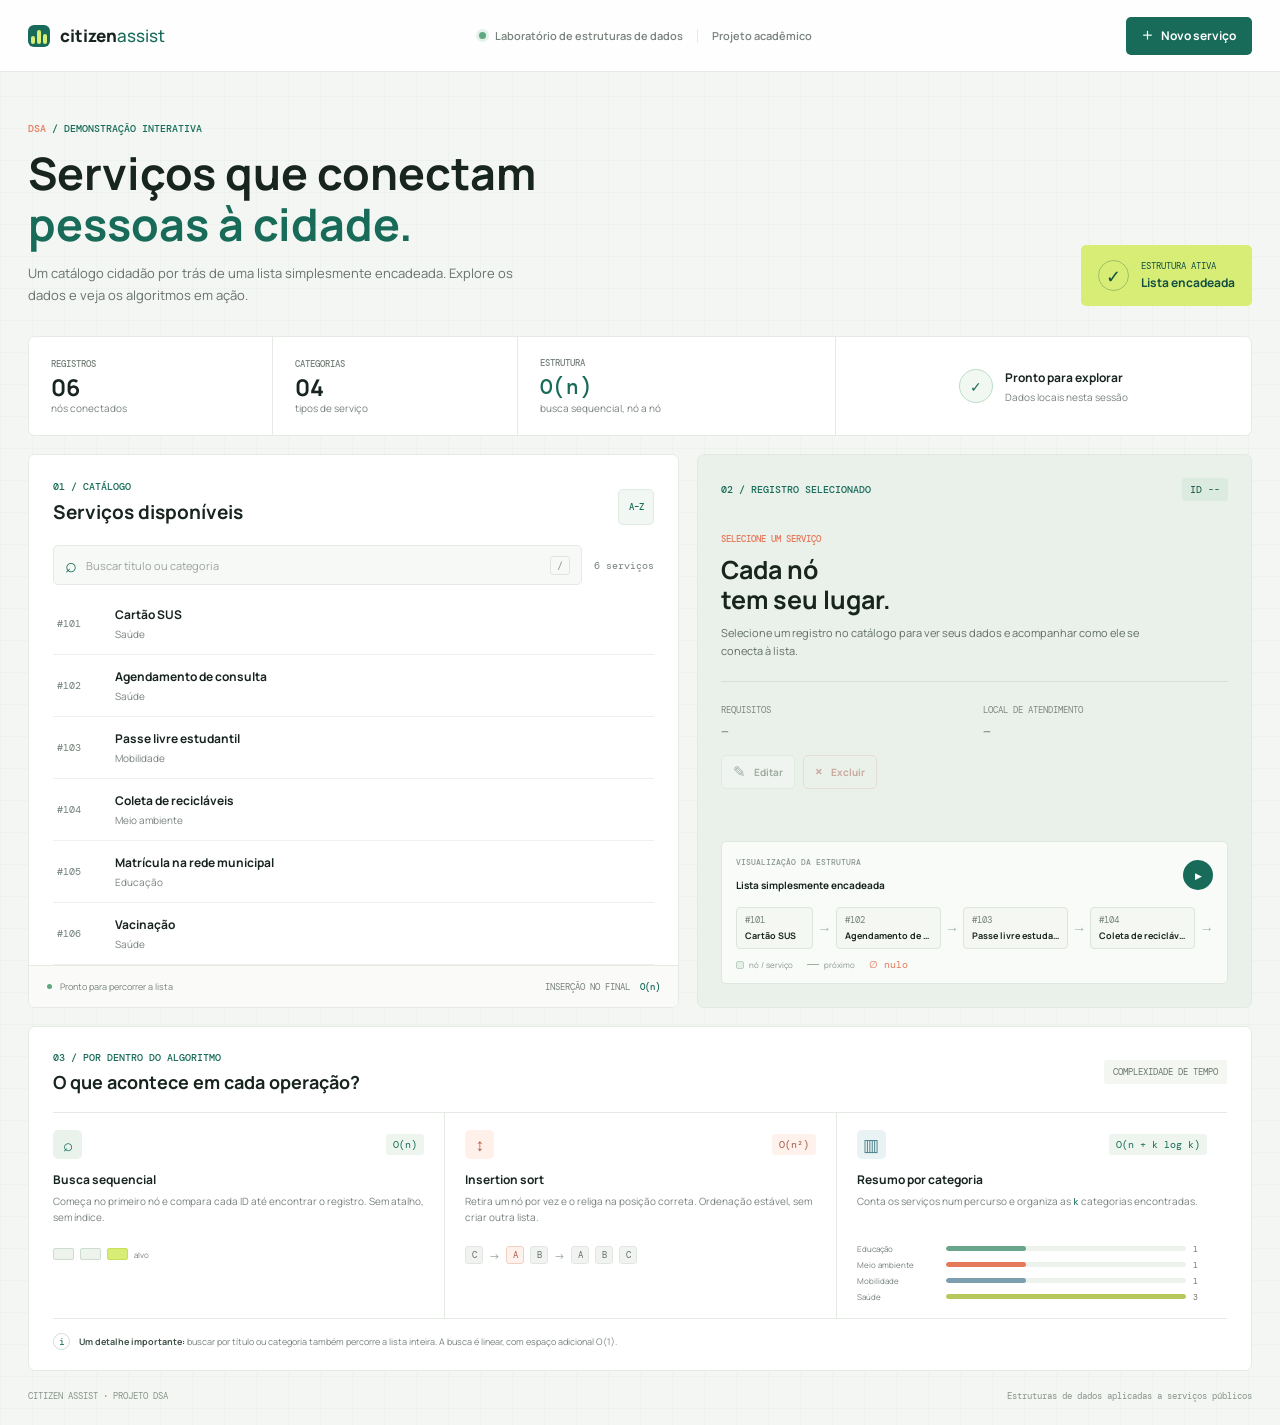
<file: GS.26.2/DSA/index.html>
<!doctype html>
<html lang="pt-BR">
<head>
  <meta charset="utf-8">
  <meta name="viewport" content="width=device-width, initial-scale=1">
  <meta name="theme-color" content="#f4f6f3">
  <title>Citizen Assist | Laboratório DSA</title>
  <link rel="preconnect" href="https://fonts.googleapis.com">
  <link rel="preconnect" href="https://fonts.gstatic.com" crossorigin>
  <link href="https://fonts.googleapis.com/css2?family=DM+Mono:wght@400;500&family=Manrope:wght@400;500;600;700;800&display=swap" rel="stylesheet">
  <link rel="stylesheet" href="styles.css">
  <script src="app.js" defer></script>
</head>
<body>
  <header class="topbar">
    <a class="brand" href="#inicio" aria-label="Citizen Assist, início">
      <span class="brand-mark" aria-hidden="true"><span></span><span></span><span></span></span>
      <span>citizen<span class="brand-light">assist</span></span>
    </a>
    <div class="topbar-meta"><span class="live-dot"></span> Laboratório de estruturas de dados <span class="meta-divider"></span> Projeto acadêmico</div>
    <button class="button button-primary top-add" id="add-service" type="button"><span aria-hidden="true">+</span> Novo serviço</button>
  </header>

  <main id="inicio">
    <section class="intro">
      <div>
        <p class="eyebrow"><span>DSA</span> / DEMONSTRAÇÃO INTERATIVA</p>
        <h1>Serviços que conectam<br><span>pessoas à cidade.</span></h1>
        <p class="intro-copy">Um catálogo cidadão por trás de uma lista simplesmente encadeada. Explore os dados e veja os algoritmos em ação.</p>
      </div>
      <div class="intro-note"><span class="note-icon" aria-hidden="true">✓</span><span>ESTRUTURA ATIVA<br><strong>Lista encadeada</strong></span></div>
    </section>

    <section class="metrics" aria-label="Resumo do catálogo">
      <article class="metric"><span class="metric-label">REGISTROS</span><strong id="metric-total">0</strong><span class="metric-caption">nós conectados</span></article>
      <article class="metric"><span class="metric-label">CATEGORIAS</span><strong id="metric-categories">0</strong><span class="metric-caption">tipos de serviço</span></article>
      <article class="metric metric-wide"><span class="metric-label">ESTRUTURA</span><strong>O(n)</strong><span class="metric-caption">busca sequencial, nó a nó</span></article>
      <article class="metric metric-status"><span class="status-ring" aria-hidden="true">✓</span><span><strong>Pronto para explorar</strong><small>Dados locais nesta sessão</small></span></article>
    </section>

    <div class="workspace">
      <section class="catalog-panel" aria-labelledby="catalog-title">
        <div class="section-heading">
          <div><p class="eyebrow">01 / CATÁLOGO</p><h2 id="catalog-title">Serviços disponíveis</h2></div>
          <button class="icon-button sort-button" id="sort-services" type="button" title="Ordenar por título" aria-label="Ordenar por título">A–Z</button>
        </div>
        <div class="catalog-tools">
          <label class="search-box"><span aria-hidden="true">⌕</span><input id="search-input" type="search" placeholder="Buscar título ou categoria" autocomplete="off"><kbd>/</kbd></label>
          <span class="result-count" id="result-count">0 serviços</span>
        </div>
        <div class="service-list" id="service-list" aria-live="polite"></div>
        <div class="empty-state" id="empty-state" hidden><span aria-hidden="true">○</span><strong>Nenhum serviço encontrado</strong><small>Tente outro termo ou cadastre um novo serviço.</small></div>
        <div class="catalog-foot"><span class="foot-dot"></span><span id="catalog-foot-text">Pronto para percorrer a lista</span><span class="key-hint">INSERÇÃO NO FINAL <b>O(n)</b></span></div>
      </section>

      <aside class="detail-panel" aria-label="Detalhes do serviço e estrutura">
        <div class="detail-topline"><p class="eyebrow">02 / REGISTRO SELECIONADO</p><span class="id-label" id="detail-id">ID --</span></div>
        <div class="detail-content" id="detail-content">
          <span class="detail-category" id="detail-category">SELECIONE UM SERVIÇO</span>
          <h2 id="detail-title">Cada nó<br>tem seu lugar.</h2>
          <p class="detail-description" id="detail-description">Selecione um registro no catálogo para ver seus dados e acompanhar como ele se conecta à lista.</p>
          <div class="detail-fields">
            <div><span>REQUISITOS</span><p id="detail-requirements">—</p></div>
            <div><span>LOCAL DE ATENDIMENTO</span><p id="detail-location">—</p></div>
          </div>
          <div class="detail-actions"><button class="button button-quiet" id="edit-service" type="button" disabled><span aria-hidden="true">✎</span> Editar</button><button class="button button-delete" id="delete-service" type="button" disabled><span aria-hidden="true">×</span> Excluir</button></div>
        </div>
        <div class="structure-box">
          <div class="structure-heading"><div><p class="eyebrow">VISUALIZAÇÃO DA ESTRUTURA</p><strong>Lista simplesmente encadeada</strong></div><button class="play-button" id="traverse-list" type="button" title="Percorrer nós" aria-label="Percorrer nós"><span aria-hidden="true">▶</span></button></div>
          <div class="linked-list" id="linked-list" aria-label="Visualização dos nós da lista"></div>
          <div class="structure-legend"><span><i class="legend-node"></i> nó / serviço</span><span><i class="legend-pointer"></i> próximo</span><span class="null-legend">∅ nulo</span></div>
        </div>
      </aside>
    </div>

    <section class="algorithm-panel" aria-labelledby="algorithm-title">
      <div class="algorithm-heading"><div><p class="eyebrow">03 / POR DENTRO DO ALGORITMO</p><h2 id="algorithm-title">O que acontece em cada operação?</h2></div><span class="algorithm-tag">COMPLEXIDADE DE TEMPO</span></div>
      <div class="algorithm-grid">
        <article class="algorithm-card"><div class="algorithm-top"><span class="algorithm-icon search-icon" aria-hidden="true">⌕</span><span class="complexity">O(n)</span></div><h3>Busca sequencial</h3><p>Começa no primeiro nó e compara cada ID até encontrar o registro. Sem atalho, sem índice.</p><div class="mini-track"><span></span><span></span><span class="track-target"></span><i>alvo</i></div></article>
        <article class="algorithm-card"><div class="algorithm-top"><span class="algorithm-icon sort-icon" aria-hidden="true">↕</span><span class="complexity complexity-worst">O(n²)</span></div><h3>Insertion sort</h3><p>Retira um nó por vez e o religa na posição correta. Ordenação estável, sem criar outra lista.</p><div class="sort-preview"><span>C</span><span class="sort-arrow">→</span><span class="sort-active">A</span><span>B</span><span class="sort-arrow">→</span><span>A</span><span>B</span><span>C</span></div></article>
        <article class="algorithm-card analysis-card"><div class="algorithm-top"><span class="algorithm-icon chart-icon" aria-hidden="true">▥</span><span class="complexity">O(n + k log k)</span></div><h3>Resumo por categoria</h3><p>Conta os serviços num percurso e organiza as <span class="inline-k">k</span> categorias encontradas.</p><div class="category-bars" id="category-bars"></div></article>
      </div>
      <div class="algorithm-note"><span aria-hidden="true">i</span><p><strong>Um detalhe importante:</strong> buscar por título ou categoria também percorre a lista inteira. A busca é linear, com espaço adicional O(1).</p></div>
    </section>
    <footer><span> CITIZEN ASSIST <b>·</b> PROJETO DSA</span><span>Estruturas de dados aplicadas a serviços públicos</span></footer>
  </main>

  <dialog id="service-dialog" class="service-dialog">
    <form id="service-form" method="dialog">
      <div class="dialog-heading"><div><p class="eyebrow" id="form-eyebrow">NOVO REGISTRO</p><h2 id="form-title">Adicionar serviço</h2></div><button class="icon-button dialog-close" type="button" id="close-dialog" aria-label="Fechar">×</button></div>
      <input id="form-mode" type="hidden" value="create">
      <label class="form-field"><span>Identificador</span><input id="form-id" type="number" min="1" required placeholder="Ex.: 12"></label>
      <label class="form-field"><span>Título</span><input id="form-title-input" type="text" required maxlength="80" placeholder="Nome do serviço"></label>
      <label class="form-field"><span>Categoria</span><input id="form-category" type="text" required maxlength="40" placeholder="Ex.: Saúde"></label>
      <label class="form-field"><span>Descrição</span><textarea id="form-description" required rows="3" maxlength="240" placeholder="Como este serviço ajuda o cidadão?"></textarea></label>
      <div class="form-row"><label class="form-field"><span>Requisitos</span><input id="form-requirements" type="text" required maxlength="120" placeholder="Documentos necessários"></label><label class="form-field"><span>Local de atendimento</span><input id="form-location" type="text" required maxlength="100" placeholder="Onde encontrar"></label></div>
      <p class="form-error" id="form-error" role="alert" hidden></p>
      <div class="dialog-actions"><button class="button button-quiet" type="button" id="cancel-dialog">Cancelar</button><button class="button button-primary" type="submit" id="submit-service">Adicionar à lista <span aria-hidden="true">→</span></button></div>
    </form>
  </dialog>
  <div class="toast" id="toast" role="status" aria-live="polite"></div>
</body>
</html>
</file>
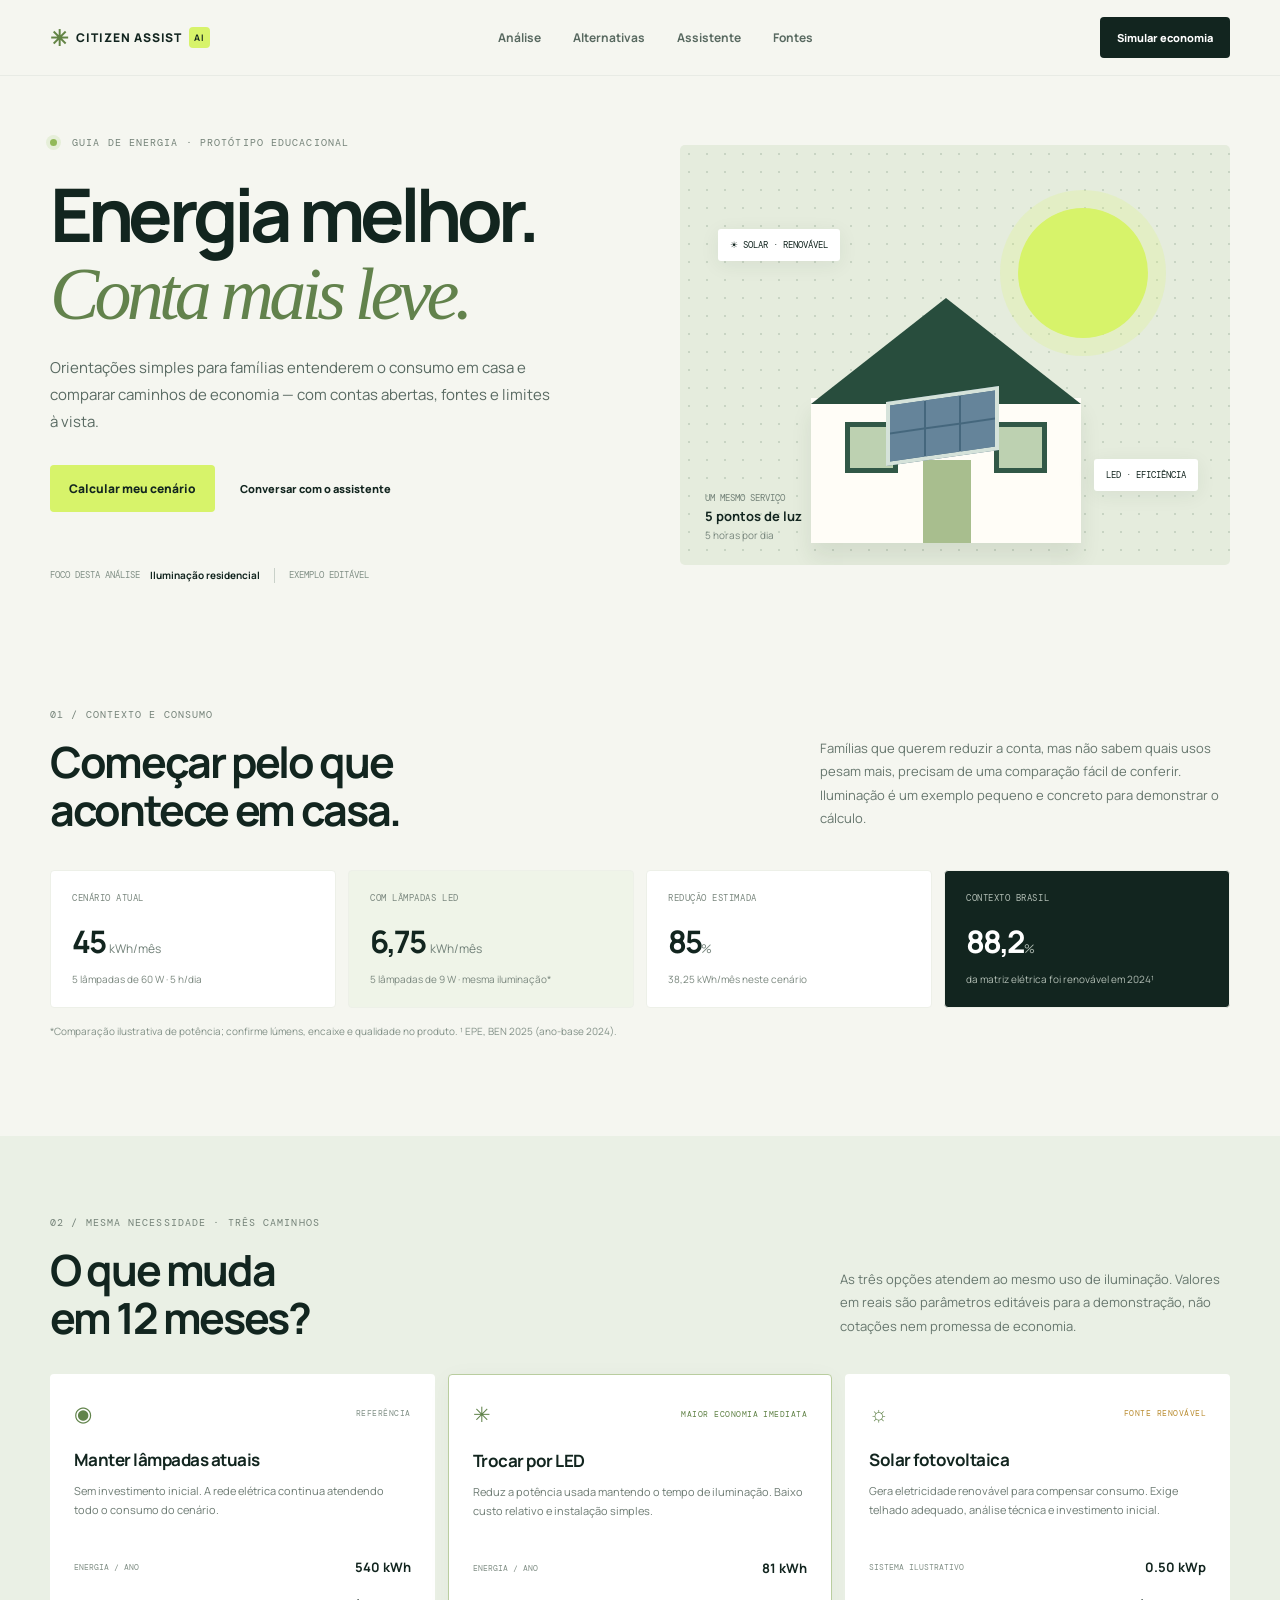
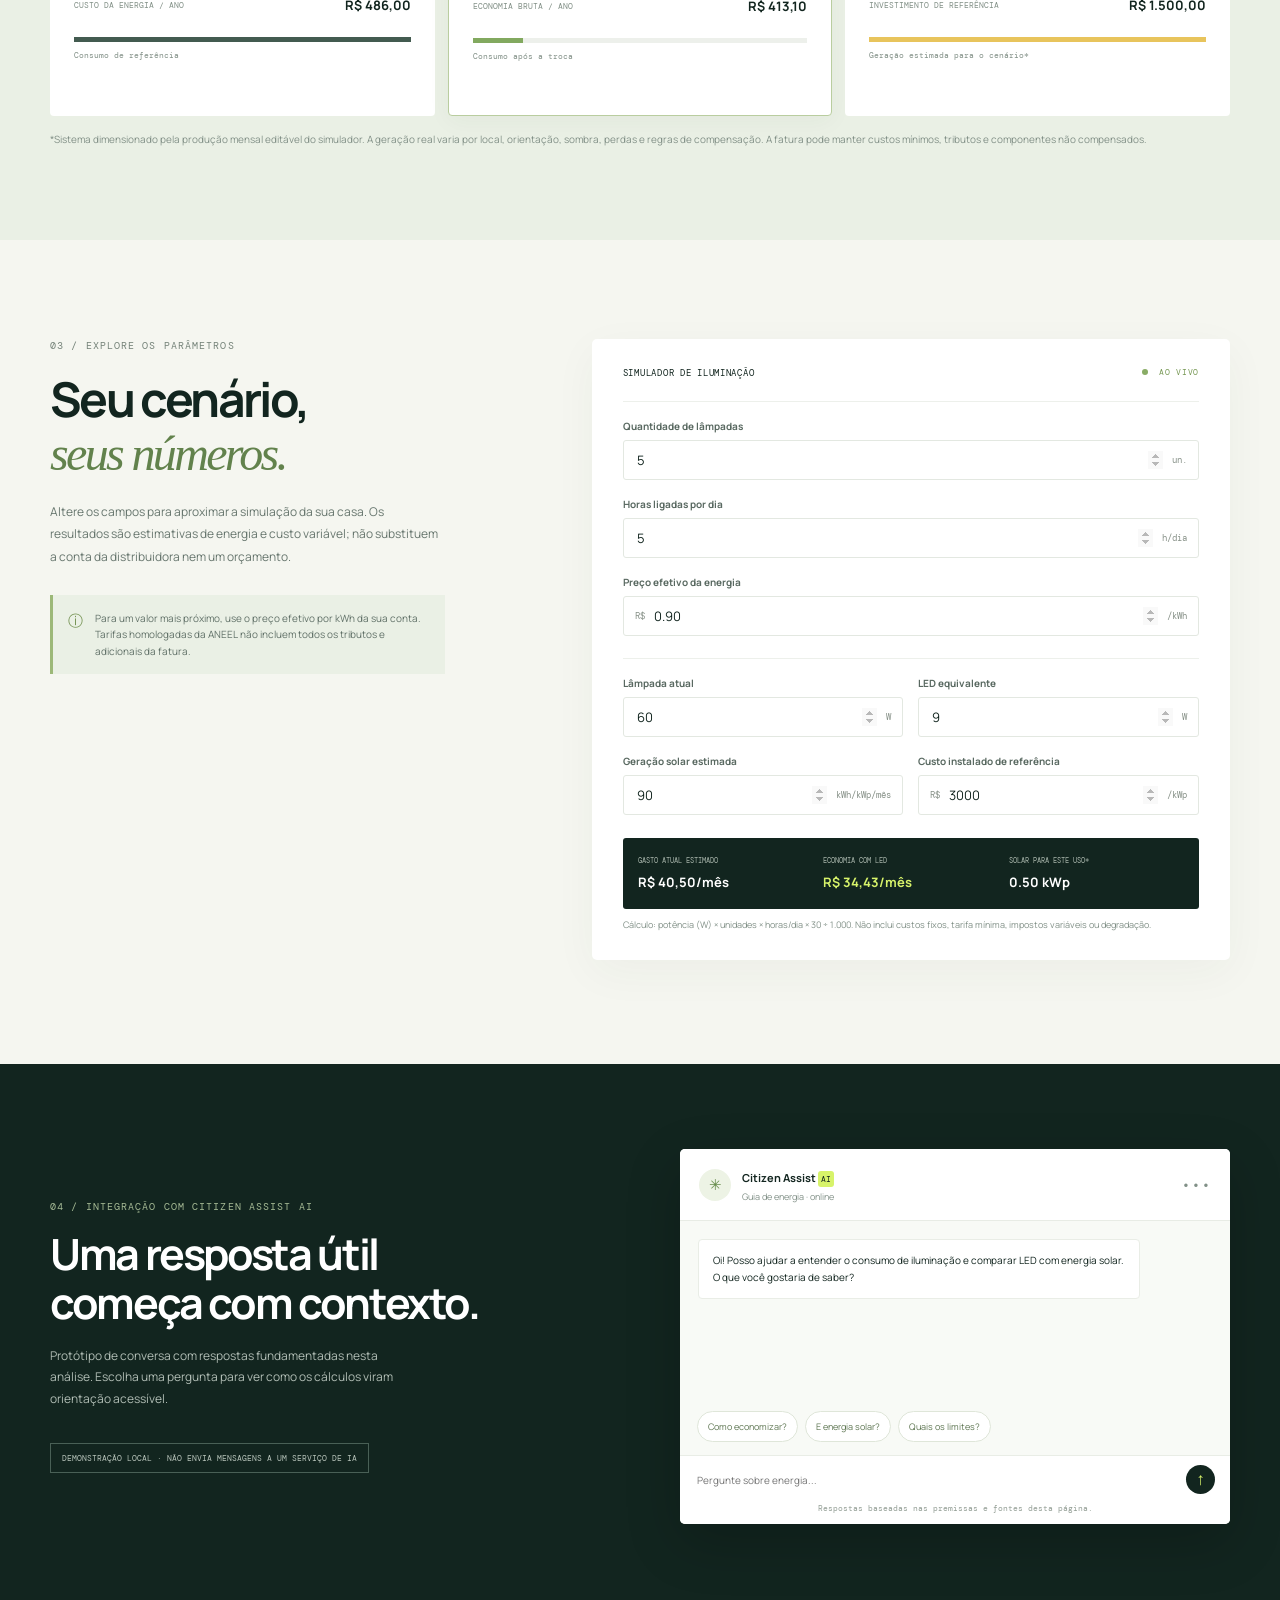
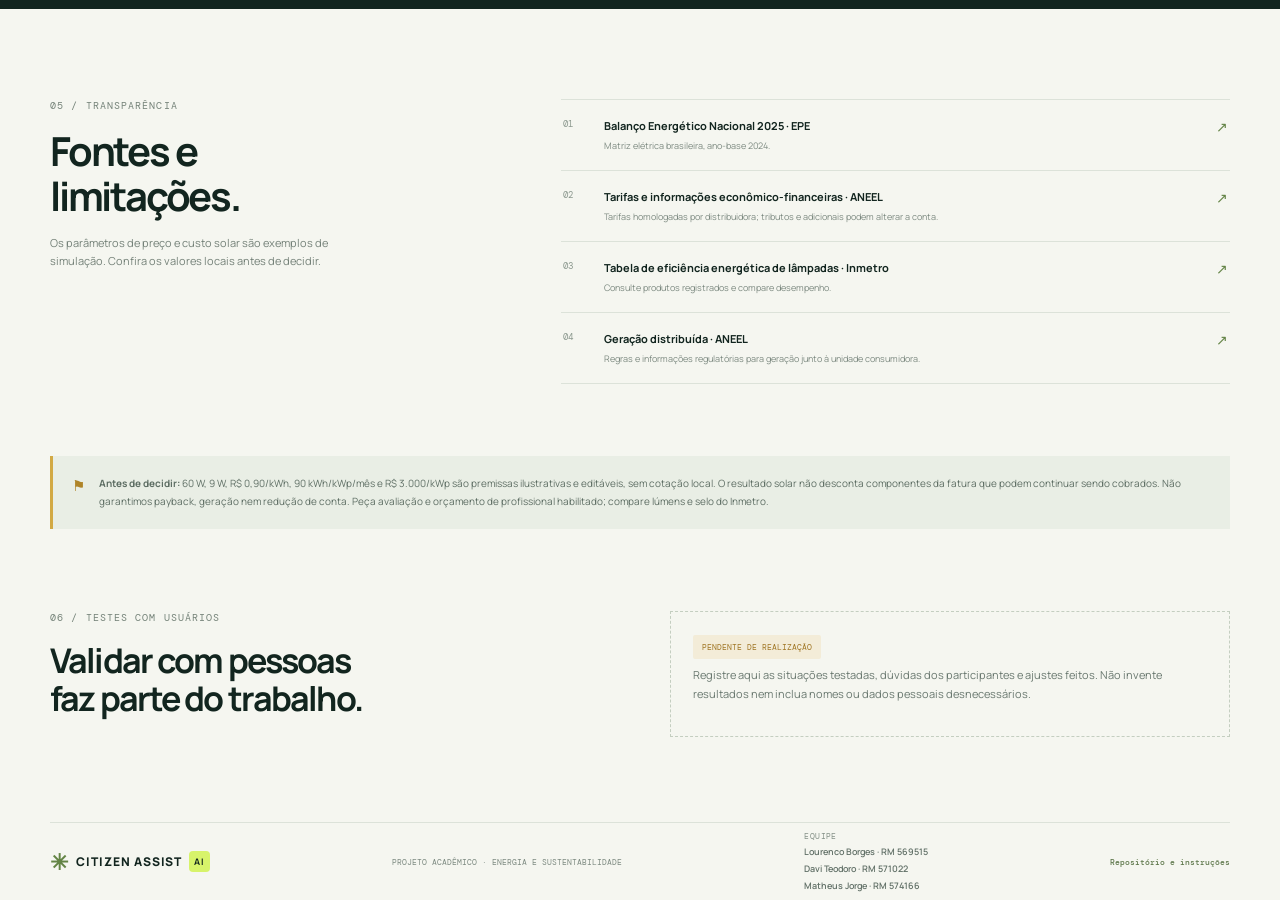
<file: GS.26.2/SERS/index.html>
<!doctype html>
<html lang="pt-BR">
<head>
  <meta charset="utf-8"><meta name="viewport" content="width=device-width,initial-scale=1">
  <meta name="theme-color" content="#10231f"><title>Energia em Casa — Citizen Assist AI</title>
  <link rel="preconnect" href="https://fonts.googleapis.com"><link rel="preconnect" href="https://fonts.gstatic.com" crossorigin>
  <link href="https://fonts.googleapis.com/css2?family=DM+Mono:wght@400;500&family=Manrope:wght@400;500;600;700;800&display=swap" rel="stylesheet">
  <link rel="stylesheet" href="styles.css">
</head>
<body>
<header class="topbar"><a class="brand" href="#inicio"><span class="brand-mark">✳</span> CITIZEN ASSIST <b>AI</b></a><nav><a href="#analise">Análise</a><a href="#comparador">Alternativas</a><a href="#assistente">Assistente</a><a href="#fontes">Fontes</a></nav><a class="top-cta" href="#simulador">Simular economia</a></header>
<main id="inicio">
<section class="hero wrap"><div class="hero-copy"><p class="eyebrow"><span class="pulse"></span> GUIA DE ENERGIA · PROTÓTIPO EDUCACIONAL</p><h1>Energia melhor.<br><em>Conta mais leve.</em></h1><p class="lead">Orientações simples para famílias entenderem o consumo em casa e comparar caminhos de economia — com contas abertas, fontes e limites à vista.</p><div class="hero-actions"><a class="btn btn-lime" href="#simulador">Calcular meu cenário</a><a class="text-link" href="#assistente">Conversar com o assistente</a></div><div class="hero-foot"><span>FOCO DESTA ANÁLISE</span><b>Iluminação residencial</b><span class="hero-separator"></span><span>EXEMPLO EDITÁVEL</span></div></div>
<div class="hero-art"><div class="sun"></div><div class="house"><div class="roof"></div><div class="house-body"><div class="window window-a"></div><div class="window window-b"></div><div class="door"></div></div><div class="panel"><i></i><i></i><i></i><i></i><i></i><i></i></div></div><div class="orbit-label label-a">☀ SOLAR · RENOVÁVEL</div><div class="orbit-label label-b">LED · EFICIÊNCIA</div><div class="art-note"><small>UM MESMO SERVIÇO</small><b>5 pontos de luz</b><span>5 horas por dia</span></div></div></section>
<section class="proof wrap" id="analise"><div class="section-kicker">01 / CONTEXTO E CONSUMO</div><div class="proof-head"><h2>Começar pelo que<br>acontece em casa.</h2><p>Famílias que querem reduzir a conta, mas não sabem quais usos pesam mais, precisam de uma comparação fácil de conferir. Iluminação é um exemplo pequeno e concreto para demonstrar o cálculo.</p></div>
<div class="metric-row"><article class="metric"><span>CENÁRIO ATUAL</span><strong>45 <small>kWh/mês</small></strong><p>5 lâmpadas de 60 W · 5 h/dia</p></article><article class="metric metric-highlight"><span>COM LÂMPADAS LED</span><strong>6,75 <small>kWh/mês</small></strong><p>5 lâmpadas de 9 W · mesma iluminação*</p></article><article class="metric"><span>REDUÇÃO ESTIMADA</span><strong>85<small>%</small></strong><p>38,25 kWh/mês neste cenário</p></article><article class="metric metric-context"><span>CONTEXTO BRASIL</span><strong>88,2<small>%</small></strong><p>da matriz elétrica foi renovável em 2024¹</p></article></div><p class="micro-note">*Comparação ilustrativa de potência; confirme lúmens, encaixe e qualidade no produto. ¹ EPE, BEN 2025 (ano-base 2024).</p></section>
<section class="compare-section" id="comparador"><div class="wrap"><div class="section-kicker">02 / MESMA NECESSIDADE · TRÊS CAMINHOS</div><div class="section-title-row"><h2>O que muda<br>em 12 meses?</h2><p>As três opções atendem ao mesmo uso de iluminação. Valores em reais são parâmetros editáveis para a demonstração, não cotações nem promessa de economia.</p></div><div class="compare-grid">
<article class="option-card"><div class="option-top"><span class="option-icon">◉</span><span class="option-tag">REFERÊNCIA</span></div><h3>Manter lâmpadas atuais</h3><p>Sem investimento inicial. A rede elétrica continua atendendo todo o consumo do cenário.</p><div class="option-stat"><small>ENERGIA / ANO</small><b id="baseAnnual">540 kWh</b></div><div class="option-stat"><small>CUSTO DA ENERGIA / ANO</small><b id="baseCost">R$ 486,00</b></div><div class="bar-track"><span class="bar bar-base" id="baseBar"></span></div><small class="bar-caption">Consumo de referência</small></article>
<article class="option-card option-recommended"><div class="option-top"><span class="option-icon">✳</span><span class="option-tag tag-green">MAIOR ECONOMIA IMEDIATA</span></div><h3>Trocar por LED</h3><p>Reduz a potência usada mantendo o tempo de iluminação. Baixo custo relativo e instalação simples.</p><div class="option-stat"><small>ENERGIA / ANO</small><b id="ledAnnual">81 kWh</b></div><div class="option-stat"><small>ECONOMIA BRUTA / ANO</small><b id="ledSavings">R$ 413,10</b></div><div class="bar-track"><span class="bar bar-led" id="ledBar"></span></div><small class="bar-caption">Consumo após a troca</small></article>
<article class="option-card"><div class="option-top"><span class="option-icon">☼</span><span class="option-tag tag-sun">FONTE RENOVÁVEL</span></div><h3>Solar fotovoltaica</h3><p>Gera eletricidade renovável para compensar consumo. Exige telhado adequado, análise técnica e investimento inicial.</p><div class="option-stat"><small>SISTEMA ILUSTRATIVO</small><b id="pvSize">0,50 kWp</b></div><div class="option-stat"><small>INVESTIMENTO DE REFERÊNCIA</small><b id="pvCost">R$ 1.500</b></div><div class="bar-track"><span class="bar bar-solar" id="solarBar"></span></div><small class="bar-caption">Geração estimada para o cenário*</small></article></div>
<p class="micro-note">*Sistema dimensionado pela produção mensal editável do simulador. A geração real varia por local, orientação, sombra, perdas e regras de compensação. A fatura pode manter custos mínimos, tributos e componentes não compensados.</p></div></section>
<section class="simulator wrap" id="simulador"><div class="sim-copy"><div class="section-kicker">03 / EXPLORE OS PARÂMETROS</div><h2>Seu cenário,<br><em>seus números.</em></h2><p>Altere os campos para aproximar a simulação da sua casa. Os resultados são estimativas de energia e custo variável; não substituem a conta da distribuidora nem um orçamento.</p><div class="assumption-note"><span>ⓘ</span><p>Para um valor mais próximo, use o preço efetivo por kWh da sua conta. Tarifas homologadas da ANEEL não incluem todos os tributos e adicionais da fatura.</p></div></div>
<div class="calculator"><div class="calc-heading"><span>SIMULADOR DE ILUMINAÇÃO</span><span class="calc-live"><i></i> AO VIVO</span></div><label class="field">Quantidade de lâmpadas <div class="input-unit"><input id="lamps" type="number" min="1" max="30" value="5"><span>un.</span></div></label><label class="field">Horas ligadas por dia <div class="input-unit"><input id="hours" type="number" min="1" max="24" value="5"><span>h/dia</span></div></label><label class="field">Preço efetivo da energia <div class="input-unit"><span>R$</span><input id="tariff" type="number" min="0.1" max="5" step="0.01" value="0.90"><span>/kWh</span></div></label><div class="calc-divider"></div><div class="field-pair"><label class="field">Lâmpada atual <div class="input-unit"><input id="oldW" type="number" min="1" max="300" value="60"><span>W</span></div></label><label class="field">LED equivalente <div class="input-unit"><input id="ledW" type="number" min="1" max="100" value="9"><span>W</span></div></label></div><div class="field-pair"><label class="field">Geração solar estimada <div class="input-unit"><input id="yield" type="number" min="40" max="180" value="90"><span>kWh/kWp/mês</span></div></label><label class="field">Custo instalado de referência <div class="input-unit"><span>R$</span><input id="pvRate" type="number" min="500" max="15000" step="100" value="3000"><span>/kWp</span></div></label></div><div class="calc-results"><div><small>GASTO ATUAL ESTIMADO</small><b id="monthlyBase">R$ 40,50/mês</b></div><div><small>ECONOMIA COM LED</small><b class="lime-text" id="monthlySave">R$ 34,43/mês</b></div><div><small>SOLAR PARA ESTE USO*</small><b id="systemSize">0,50 kWp</b></div></div><p class="calc-foot">Cálculo: potência (W) × unidades × horas/dia × 30 ÷ 1.000. Não inclui custos fixos, tarifa mínima, impostos variáveis ou degradação.</p></div></section>
<section class="assistant-section" id="assistente"><div class="wrap assistant-layout"><div class="assistant-intro"><div class="section-kicker">04 / INTEGRAÇÃO COM CITIZEN ASSIST AI</div><h2>Uma resposta útil<br>começa com contexto.</h2><p>Protótipo de conversa com respostas fundamentadas nesta análise. Escolha uma pergunta para ver como os cálculos viram orientação acessível.</p><div class="assistant-disclaimer">DEMONSTRAÇÃO LOCAL · NÃO ENVIA MENSAGENS A UM SERVIÇO DE IA</div></div><div class="chat"><div class="chat-top"><div class="bot-avatar">✳</div><div><b>Citizen Assist <span>AI</span></b><small>Guia de energia · online</small></div><span class="chat-menu">•••</span></div><div class="chat-messages" id="chatMessages"><div class="message bot-message">Oi! Posso ajudar a entender o consumo de iluminação e comparar LED com energia solar. O que você gostaria de saber?</div></div><div class="suggestions"><button data-question="Como posso gastar menos com iluminação?">Como economizar?</button><button data-question="Vale a pena instalar energia solar?">E energia solar?</button><button data-question="Quais são os limites desta estimativa?">Quais os limites?</button></div><form class="chat-form" id="chatForm"><input id="chatInput" type="text" placeholder="Pergunte sobre energia..." aria-label="Sua pergunta"><button aria-label="Enviar mensagem">↑</button></form><div class="chat-citation">Respostas baseadas nas premissas e fontes desta página.</div></div></div></section>
<section class="sources wrap" id="fontes"><div><div class="section-kicker">05 / TRANSPARÊNCIA</div><h2>Fontes e<br>limitações.</h2><p>Os parâmetros de preço e custo solar são exemplos de simulação. Confira os valores locais antes de decidir.</p></div><div class="source-list"><a href="https://www.epe.gov.br/pt/publicacoes-dados-abertos/publicacoes/balanco-energetico-nacional-2025" target="_blank" rel="noopener"><span>01</span><div><b>Balanço Energético Nacional 2025 · EPE</b><small>Matriz elétrica brasileira, ano-base 2024.</small></div><span>↗</span></a><a href="https://www.gov.br/aneel/pt-br/centrais-de-conteudos/relatorios-e-indicadores/tarifas-e-informacoes-economico-financeiras" target="_blank" rel="noopener"><span>02</span><div><b>Tarifas e informações econômico-financeiras · ANEEL</b><small>Tarifas homologadas por distribuidora; tributos e adicionais podem alterar a conta.</small></div><span>↗</span></a><a href="https://www.gov.br/inmetro/pt-br/assuntos/regulamentacao/avaliacao-da-conformidade/programa-brasileiro-de-etiquetagem/tabelas-de-eficiencia-energetica/lampadas" target="_blank" rel="noopener"><span>03</span><div><b>Tabela de eficiência energética de lâmpadas · Inmetro</b><small>Consulte produtos registrados e compare desempenho.</small></div><span>↗</span></a><a href="https://www.gov.br/aneel/pt-br/assuntos/geracao-distribuida" target="_blank" rel="noopener"><span>04</span><div><b>Geração distribuída · ANEEL</b><small>Regras e informações regulatórias para geração junto à unidade consumidora.</small></div><span>↗</span></a></div></section>
<section class="limits wrap"><span>⚑</span><p><b>Antes de decidir:</b> 60 W, 9 W, R$ 0,90/kWh, 90 kWh/kWp/mês e R$ 3.000/kWp são premissas ilustrativas e editáveis, sem cotação local. O resultado solar não desconta componentes da fatura que podem continuar sendo cobrados. Não garantimos payback, geração nem redução de conta. Peça avaliação e orçamento de profissional habilitado; compare lúmens e selo do Inmetro.</p></section>
<section class="tests wrap"><div><div class="section-kicker">06 / TESTES COM USUÁRIOS</div><h2>Validar com pessoas<br>faz parte do trabalho.</h2></div><div class="test-status"><span class="status-pill">PENDENTE DE REALIZAÇÃO</span><p>Registre aqui as situações testadas, dúvidas dos participantes e ajustes feitos. Não invente resultados nem inclua nomes ou dados pessoais desnecessários.</p></div></section>
<footer class="footer wrap"><a class="brand" href="#inicio"><span class="brand-mark">✳</span> CITIZEN ASSIST <b>AI</b></a><span>PROJETO ACADÊMICO · ENERGIA E SUSTENTABILIDADE</span><div class="team-credit"><span>EQUIPE</span><b>Lourenco Borges · RM 569515</b><b>Davi Teodoro · RM 571022</b><b>Matheus Jorge · RM 574166</b></div><a href="README.md">Repositório e instruções</a></footer>
</main><script src="app.js"></script>
</body></html>
</file>
<file: GS.26.2/DSA/styles.css>
:root {
  color-scheme: light;
  --paper: #f3f6f2;
  --surface: #ffffff;
  --ink: #18251f;
  --muted: #78827c;
  --line: #e5eae4;
  --green: #176b58;
  --green-dark: #124e42;
  --green-soft: #e6f2ec;
  --lime: #d7ed76;
  --coral: #e7795b;
  --blue: #528b9a;
  --mono: 'DM Mono', monospace;
  --sans: 'Manrope', sans-serif;
  font-family: var(--sans);
  font-synthesis: none;
  text-rendering: optimizeLegibility;
  -webkit-font-smoothing: antialiased;
  -moz-osx-font-smoothing: grayscale;
}

* { box-sizing: border-box; }
body {
  margin: 0;
  min-width: 320px;
  color: var(--ink);
  background-color: var(--paper);
  background-image: linear-gradient(rgba(23, 107, 88, .025) 1px, transparent 1px), linear-gradient(90deg, rgba(23, 107, 88, .025) 1px, transparent 1px);
  background-size: 32px 32px;
}
button, input, textarea { font: inherit; }
button { color: inherit; }
button:focus-visible, input:focus-visible, textarea:focus-visible { outline: 3px solid rgba(23, 107, 88, .32); outline-offset: 3px; }

.topbar {
  height: 72px;
  display: flex;
  align-items: center;
  justify-content: space-between;
  gap: 24px;
  padding: 0 max(28px, calc((100% - 1240px) / 2));
  background: rgba(255,255,255,.92);
  border-bottom: 1px solid var(--line);
}
.brand { display: inline-flex; align-items: center; gap: 10px; color: var(--ink); text-decoration: none; font-size: 17px; font-weight: 800; letter-spacing: 0; }
.brand-light { color: var(--green); font-weight: 500; }
.brand-mark { display: flex; align-items: end; gap: 2px; width: 22px; height: 22px; padding: 3px; border-radius: 6px; background: var(--green); }
.brand-mark span { width: 4px; border-radius: 3px; background: var(--lime); }
.brand-mark span:nth-child(1) { height: 8px; }
.brand-mark span:nth-child(2) { height: 14px; }
.brand-mark span:nth-child(3) { height: 10px; }
.topbar-meta { display: flex; align-items: center; gap: 9px; color: var(--muted); font-size: 11px; font-weight: 600; }
.live-dot, .foot-dot { width: 7px; height: 7px; border-radius: 50%; background: #5da880; box-shadow: 0 0 0 3px #e4f2e9; }
.meta-divider { height: 14px; width: 1px; margin: 0 5px; background: var(--line); }
.button { min-height: 40px; display: inline-flex; align-items: center; justify-content: center; gap: 8px; padding: 0 15px; border: 1px solid transparent; border-radius: 5px; font-size: 12px; font-weight: 700; cursor: pointer; transition: background .18s, color .18s, border-color .18s, transform .18s; }
.button:active { transform: translateY(1px); }
.button-primary { color: #fff; background: var(--green); }
.button-primary:hover { background: var(--green-dark); }
.button-primary > span { font-size: 19px; line-height: 1; font-weight: 400; }
.top-add { min-height: 38px; }

main { width: min(1240px, calc(100% - 56px)); margin: 0 auto; }
.intro { display: flex; align-items: end; justify-content: space-between; gap: 30px; padding: 49px 0 30px; animation: rise-in .55s both; }
.eyebrow { margin: 0 0 12px; color: var(--green); font: 500 10px/1.5 var(--mono); letter-spacing: 0; }
.eyebrow > span { color: var(--coral); }
h1, h2, h3, p { margin-top: 0; }
.intro h1 { margin: 0; font-size: clamp(32px, 3.5vw, 46px); line-height: 1.13; font-weight: 700; letter-spacing: 0; }
.intro h1 span { color: var(--green); }
.intro-copy { max-width: 500px; margin: 13px 0 0; color: #66716b; font-size: 13px; line-height: 1.7; }
.intro-note { display: flex; align-items: center; gap: 12px; padding: 14px 17px; color: var(--green-dark); background: var(--lime); border-radius: 5px; font: 400 9px/1.7 var(--mono); white-space: nowrap; }
.intro-note strong { font: 700 12px/1.5 var(--sans); }
.note-icon { display: grid; width: 31px; height: 31px; place-items: center; border: 1px solid rgba(18,78,66,.28); border-radius: 50%; font: 18px var(--sans); }

.metrics { display: grid; grid-template-columns: 1fr 1fr 1.3fr 1.7fr; min-height: 100px; background: var(--surface); border: 1px solid var(--line); border-radius: 7px; overflow: hidden; animation: rise-in .55s .08s both; }
.metric { position: relative; display: flex; flex-direction: column; justify-content: center; align-items: flex-start; padding: 17px 22px; border-right: 1px solid var(--line); }
.metric-label { color: var(--muted); font: 500 9px var(--mono); }
.metric > strong { margin-top: 4px; font-size: 23px; line-height: 1.2; }
.metric-caption { color: var(--muted); font-size: 10px; }
.metric-wide > strong { color: var(--green); font: 500 21px var(--mono); }
.metric-status { flex-direction: row; align-items: center; gap: 12px; border: 0; }
.metric-status > span:last-child { display: flex; flex-direction: column; gap: 4px; }
.metric-status strong { font-size: 12px; }
.metric-status small { color: var(--muted); font-size: 10px; }
.status-ring { display: grid; width: 34px; height: 34px; flex: 0 0 34px; place-items: center; color: var(--green); border: 1px solid #bddcc9; border-radius: 50%; background: #f1f8f2; font-size: 14px; }

.workspace { display: grid; grid-template-columns: minmax(0, 1.08fr) minmax(0, .92fr); gap: 18px; margin-top: 18px; align-items: stretch; }
.catalog-panel, .detail-panel { min-width: 0; border-radius: 7px; animation: rise-in .55s .14s both; }
.catalog-panel { display: flex; min-height: 510px; flex-direction: column; padding: 24px 24px 0; background: var(--surface); border: 1px solid var(--line); }
.section-heading, .algorithm-heading { display: flex; align-items: end; justify-content: space-between; gap: 16px; }
.section-heading .eyebrow, .algorithm-heading .eyebrow { margin-bottom: 6px; }
.section-heading h2, .algorithm-heading h2 { margin: 0; font-size: 19px; line-height: 1.3; letter-spacing: 0; }
.icon-button { display: grid; width: 36px; height: 36px; flex: 0 0 36px; place-items: center; color: var(--green); background: #f1f7f2; border: 1px solid #e0ebe2; border-radius: 5px; font-size: 20px; cursor: pointer; transition: background .18s, transform .18s; }
.icon-button:hover { background: #e5f1e8; transform: translateY(-1px); }
.sort-button { font: 500 9px var(--mono); }
.catalog-tools { display: flex; align-items: center; gap: 12px; margin: 20px 0 8px; }
.search-box { display: flex; min-width: 0; height: 40px; flex: 1; align-items: center; gap: 9px; padding: 0 11px; background: #f7f9f6; border: 1px solid var(--line); border-radius: 5px; }
.search-box > span { color: var(--green); font-size: 20px; line-height: 1; }
.search-box input { width: 100%; min-width: 0; padding: 0; color: var(--ink); background: transparent; border: 0; outline: 0; font-size: 11px; }
.search-box input::placeholder { color: #9ba39e; }
.search-box kbd { padding: 2px 6px; color: #87918a; border: 1px solid #e0e5df; border-radius: 3px; font: 10px var(--mono); }
.result-count { flex: 0 0 auto; color: var(--muted); font: 10px var(--mono); }
.service-list { min-height: 0; flex: 1; }
.service-row { display: grid; width: 100%; min-height: 62px; grid-template-columns: 47px minmax(0, 1fr); align-items: center; gap: 11px; padding: 8px 8px 8px 4px; text-align: left; background: transparent; border: 0; border-bottom: 1px solid #edf0ec; cursor: pointer; animation: row-in .28s both; animation-delay: calc(var(--row-order, 0) * 35ms); transition: background .16s; }
.service-row:hover { background: #f8faf7; }
.service-row.is-selected { background: #f0f7f1; box-shadow: inset 3px 0 var(--green); }
.service-id { color: #718078; font: 10px var(--mono); }
.service-info { display: flex; min-width: 0; flex-direction: column; gap: 4px; }
.service-title { overflow: hidden; color: var(--ink); font-size: 12px; font-weight: 700; text-overflow: ellipsis; white-space: nowrap; }
.service-category { color: var(--muted); font-size: 10px; }
.empty-state { min-height: 200px; flex: 1; flex-direction: column; align-items: center; justify-content: center; gap: 8px; color: var(--muted); text-align: center; }
.empty-state:not([hidden]) { display: flex; }
.empty-state > span { color: #a6c5ad; font-size: 31px; }
.empty-state strong { color: var(--ink); font-size: 12px; }
.empty-state small { font-size: 10px; }
.catalog-foot { display: flex; min-height: 42px; align-items: center; gap: 8px; margin: auto -24px 0; padding: 0 18px; color: var(--muted); background: #fafbf9; border-top: 1px solid var(--line); border-radius: 0 0 7px 7px; font-size: 9px; }
.catalog-foot .foot-dot { width: 5px; height: 5px; flex: 0 0 5px; box-shadow: none; }
.key-hint { margin-left: auto; font: 9px var(--mono); white-space: nowrap; }
.key-hint b { margin-left: 5px; color: var(--green); font-weight: 500; }

.detail-panel { display: flex; min-height: 510px; flex-direction: column; padding: 23px; background: #eaf1ea; border: 1px solid #e1e9e1; }
.detail-topline { display: flex; align-items: center; justify-content: space-between; gap: 10px; }
.detail-topline .eyebrow { margin: 0; }
.id-label { padding: 5px 8px; color: var(--green-dark); background: #dcebe0; border-radius: 3px; font: 10px var(--mono); }
.detail-content { padding: 24px 0 18px; }
.detail-category { color: var(--coral); font: 500 9px var(--mono); }
.detail-content h2 { max-width: 370px; margin: 8px 0 9px; overflow-wrap: anywhere; font-size: 25px; line-height: 1.19; white-space: pre-line; letter-spacing: 0; }
.detail-description { max-width: 450px; min-height: 38px; margin: 0; color: #5f6e65; font-size: 11px; line-height: 1.65; }
.detail-fields { display: grid; grid-template-columns: 1fr 1fr; gap: 16px; margin-top: 19px; padding-top: 14px; border-top: 1px solid #d5e0d6; }
.detail-fields > div { min-width: 0; }
.detail-fields span { color: #7c8980; font: 9px var(--mono); }
.detail-fields p { margin: 6px 0 0; overflow-wrap: anywhere; color: #34443a; font-size: 10px; line-height: 1.5; }
.detail-actions { display: flex; gap: 8px; margin-top: 16px; }
.button-quiet { color: #486257; background: rgba(255,255,255,.62); border-color: #d6e1d7; }
.button-quiet:hover:not(:disabled) { background: #fff; border-color: #b7cdbb; }
.button-delete { color: #a65c4a; background: transparent; border-color: #dec8bf; }
.button-delete:hover:not(:disabled) { background: #fff4f0; border-color: #d8ab9d; }
.button:disabled { opacity: .48; cursor: not-allowed; }
.detail-actions .button { min-height: 34px; padding: 0 11px; font-size: 10px; }
.detail-actions .button > span { font-size: 15px; }
.structure-box { margin-top: auto; padding: 14px 14px 12px; background: rgba(255,255,255,.74); border: 1px solid #dfe8df; border-radius: 5px; }
.structure-heading { display: flex; align-items: center; justify-content: space-between; gap: 10px; }
.structure-heading .eyebrow { margin-bottom: 4px; color: #89978d; font-size: 8px; }
.structure-heading strong { font-size: 10px; }
.play-button { display: grid; width: 30px; height: 30px; flex: 0 0 30px; place-items: center; color: #fff; background: var(--green); border: 0; border-radius: 50%; font-size: 9px; cursor: pointer; transition: background .16s, transform .16s; }
.play-button:hover:not(:disabled) { background: var(--green-dark); transform: scale(1.05); }
.play-button:disabled { opacity: .55; cursor: wait; }
.linked-list { display: flex; min-height: 64px; align-items: center; gap: 7px; overflow-x: auto; padding: 12px 0 8px; scrollbar-color: #c9d8ca transparent; scrollbar-width: thin; }
.linked-node { display: flex; min-width: 77px; max-width: 105px; min-height: 41px; flex: 0 0 auto; flex-direction: column; align-items: flex-start; justify-content: center; gap: 3px; padding: 6px 8px; text-align: left; background: #f5f7f3; border: 1px solid #dce5dc; border-radius: 4px; cursor: pointer; transition: background .18s, border-color .18s, transform .18s, box-shadow .18s; }
.linked-node:hover { border-color: #9cbeaa; }
.linked-node.is-selected { background: #e7f2e9; border-color: #76a68a; }
.linked-node.is-visiting { z-index: 1; color: #fff; background: var(--green); border-color: var(--green); box-shadow: 0 4px 12px rgba(23,107,88,.23); transform: translateY(-3px); }
.node-id { color: #76847a; font: 9px var(--mono); }
.node-title { max-width: 88px; overflow: hidden; color: var(--ink); font-size: 9px; font-weight: 700; text-overflow: ellipsis; white-space: nowrap; }
.is-visiting .node-id, .is-visiting .node-title { color: #fff; }
.node-arrow { flex: 0 0 auto; color: #a1b5a5; font: 14px var(--mono); }
.node-null { flex: 0 0 auto; color: var(--coral); font: 15px var(--mono); }
.nodes-empty { color: #87938a; font-size: 10px; }
.structure-legend { display: flex; align-items: center; gap: 14px; color: #88948b; font-size: 8px; }
.structure-legend > span { display: inline-flex; align-items: center; gap: 5px; }
.legend-node { width: 8px; height: 8px; background: #e4efe5; border: 1px solid #bbd0bf; border-radius: 2px; }
.legend-pointer { width: 12px; height: 1px; background: #9db19f; }
.null-legend { color: var(--coral); font: 10px var(--mono); }

.algorithm-panel { margin-top: 18px; padding: 23px 24px 20px; background: var(--surface); border: 1px solid var(--line); border-radius: 7px; animation: rise-in .55s .2s both; }
.algorithm-heading { align-items: center; }
.algorithm-heading h2 { font-size: 18px; }
.algorithm-tag { padding: 6px 9px; color: #69776e; background: #f3f6f1; border-radius: 3px; font: 9px var(--mono); }
.algorithm-grid { display: grid; grid-template-columns: 1fr 1fr 1fr; margin-top: 18px; border-top: 1px solid var(--line); border-bottom: 1px solid var(--line); }
.algorithm-card { min-width: 0; padding: 17px 20px 16px 0; }
.algorithm-card + .algorithm-card { padding-left: 20px; border-left: 1px solid var(--line); }
.algorithm-top { display: flex; align-items: center; justify-content: space-between; }
.algorithm-icon { display: grid; width: 29px; height: 29px; place-items: center; border-radius: 5px; font-size: 17px; }
.search-icon { color: var(--green); background: #eaf3eb; }
.sort-icon { color: #b25d45; background: #fff0e9; }
.chart-icon { color: #467f8a; background: #eaf3f3; }
.complexity { padding: 4px 7px; color: var(--green); background: #edf5ee; border-radius: 3px; font: 10px var(--mono); }
.complexity-worst { color: #a65c47; background: #fff1eb; }
.algorithm-card h3 { margin: 12px 0 5px; font-size: 12px; }
.algorithm-card > p { min-height: 42px; margin: 0; color: var(--muted); font-size: 10px; line-height: 1.6; }
.inline-k { color: var(--green); font-family: var(--mono); }
.mini-track { display: flex; align-items: center; gap: 6px; margin-top: 13px; }
.mini-track span { width: 21px; height: 12px; background: #eef4ed; border: 1px solid #ccddcd; border-radius: 2px; }
.mini-track .track-target { background: var(--lime); border-color: #c7df59; }
.mini-track i { color: var(--muted); font-size: 8px; font-style: normal; }
.sort-preview { display: flex; align-items: center; gap: 6px; margin-top: 11px; }
.sort-preview > span:not(.sort-arrow) { display: grid; width: 18px; height: 18px; place-items: center; color: #627068; background: #f0f3ef; border: 1px solid #e1e7e0; border-radius: 3px; font: 9px var(--mono); }
.sort-preview > .sort-active { color: #a65c47 !important; background: #fff1eb !important; border-color: #f1d0c4 !important; }
.sort-arrow { color: #91a096; font-size: 11px; }
.category-bars { display: flex; min-height: 38px; flex-direction: column; justify-content: center; gap: 5px; margin-top: 8px; }
.category-bar-row { display: grid; grid-template-columns: minmax(55px, 82px) minmax(30px, 1fr) 14px; align-items: center; gap: 7px; }
.bar-name { overflow: hidden; color: #738078; font-size: 8px; text-overflow: ellipsis; white-space: nowrap; }
.bar-track { height: 5px; overflow: hidden; background: #eef2ed; border-radius: 4px; }
.bar-fill { display: block; height: 100%; min-width: 4px; background: #69a58a; border-radius: 4px; transition: width .3s ease; }
.color-1 .bar-fill { background: var(--coral); }
.color-2 .bar-fill { background: #7d9eae; }
.color-3 .bar-fill { background: #b4c85b; }
.bar-count { color: #69776e; font: 8px var(--mono); }
.bars-empty { color: #87938a; font-size: 9px; }
.algorithm-note { display: flex; align-items: center; gap: 9px; margin-top: 14px; }
.algorithm-note > span { display: grid; width: 17px; height: 17px; flex: 0 0 17px; place-items: center; color: var(--green); border: 1px solid #cfe0d1; border-radius: 50%; font: 10px var(--mono); }
.algorithm-note p { margin: 0; color: var(--muted); font-size: 9px; line-height: 1.6; }
.algorithm-note strong { color: #405248; }

footer { display: flex; justify-content: space-between; gap: 18px; padding: 19px 0 23px; color: #89948c; font: 9px var(--mono); }
footer b { color: var(--coral); font-weight: 500; }

.service-dialog { width: min(570px, calc(100% - 28px)); max-height: min(90vh, 760px); padding: 0; color: var(--ink); background: var(--surface); border: 1px solid var(--line); border-radius: 8px; box-shadow: 0 24px 80px rgba(22,37,29,.22); }
.service-dialog::backdrop { background: rgba(20,35,28,.48); backdrop-filter: blur(2px); }
.service-dialog form { padding: 25px; }
.dialog-heading { display: flex; align-items: start; justify-content: space-between; margin-bottom: 18px; }
.dialog-heading .eyebrow { margin-bottom: 5px; }
.dialog-heading h2 { margin: 0; font-size: 20px; }
.dialog-close { color: #69776e; background: #f5f7f4; font-size: 22px; }
.form-field { display: flex; min-width: 0; flex: 1; flex-direction: column; gap: 6px; margin-bottom: 13px; }
.form-field > span { color: #536157; font-size: 10px; font-weight: 700; }
.form-field input, .form-field textarea { width: 100%; min-width: 0; padding: 10px 11px; color: var(--ink); background: #fafbf9; border: 1px solid #dfe6de; border-radius: 4px; font-size: 11px; resize: vertical; }
.form-field input::placeholder, .form-field textarea::placeholder { color: #a1aaa3; }
.form-field input:disabled { color: #7a857c; background: #f1f3f0; }
.form-row { display: flex; gap: 12px; }
.form-row .form-field { width: 50%; }
.form-error { margin: 0 0 12px; padding: 9px 10px; color: #a34837; background: #fff1ed; border-radius: 4px; font-size: 10px; }
.dialog-actions { display: flex; justify-content: flex-end; gap: 9px; margin-top: 7px; padding-top: 15px; border-top: 1px solid var(--line); }
.dialog-actions .button { min-height: 38px; font-size: 11px; }
.toast { position: fixed; z-index: 5; right: 24px; bottom: 24px; max-width: min(380px, calc(100% - 32px)); padding: 12px 16px; color: #fff; background: var(--green-dark); border-radius: 5px; box-shadow: 0 8px 24px rgba(18,78,66,.2); font-size: 11px; opacity: 0; pointer-events: none; transform: translateY(10px); transition: opacity .2s, transform .2s; }
.toast.is-visible { opacity: 1; transform: translateY(0); }

@keyframes rise-in { from { opacity: 0; transform: translateY(9px); } to { opacity: 1; transform: translateY(0); } }
@keyframes row-in { from { opacity: 0; transform: translateX(-5px); } to { opacity: 1; transform: translateX(0); } }

@media (max-width: 850px) {
  main { width: min(100% - 36px, 700px); }
  .topbar { padding: 0 18px; }
  .topbar-meta { display: none; }
  .intro { padding-top: 38px; }
  .metrics { grid-template-columns: 1fr 1fr; }
  .metric:nth-child(2) { border-right: 0; }
  .metric:nth-child(1), .metric:nth-child(2) { border-bottom: 1px solid var(--line); }
  .metric-wide { border-right: 1px solid var(--line); }
  .workspace { grid-template-columns: 1fr; }
  .catalog-panel { min-height: 440px; }
  .detail-panel { min-height: 460px; }
  .algorithm-grid { grid-template-columns: 1fr 1fr; }
  .analysis-card { grid-column: 1 / -1; padding-left: 0 !important; border-top: 1px solid var(--line); border-left: 0 !important; }
  .analysis-card > p { min-height: auto; }
  .category-bars { max-width: 360px; }
}

@media (max-width: 520px) {
  main { width: calc(100% - 28px); }
  .topbar { height: 62px; padding: 0 14px; }
  .brand { font-size: 15px; }
  .top-add { min-height: 35px; padding: 0 10px; font-size: 10px; }
  .intro { align-items: start; padding: 32px 0 21px; }
  .intro h1 { font-size: 32px; }
  .intro-copy { max-width: 390px; font-size: 11px; }
  .intro-note { display: none; }
  .metrics { min-height: 0; }
  .metric { min-height: 80px; padding: 12px 14px; }
  .metric-status { padding-left: 12px; }
  .metric-status strong { font-size: 10px; }
  .metric-status small { font-size: 9px; }
  .status-ring { width: 29px; height: 29px; flex-basis: 29px; }
  .workspace { gap: 12px; margin-top: 12px; }
  .catalog-panel { min-height: 420px; padding: 19px 15px 0; }
  .section-heading h2, .algorithm-heading h2 { font-size: 16px; }
  .catalog-foot { margin-right: -15px; margin-left: -15px; padding: 0 12px; }
  .catalog-foot { font-size: 8px; }
  .key-hint { font-size: 7px; }
  .detail-panel { min-height: 450px; padding: 18px 15px; }
  .detail-content { padding: 19px 0 16px; }
  .detail-content h2 { font-size: 23px; }
  .structure-box { padding: 12px 10px; }
  .structure-legend { gap: 9px; font-size: 7px; }
  .algorithm-panel { margin-top: 12px; padding: 19px 15px 16px; }
  .algorithm-heading { align-items: start; }
  .algorithm-tag { max-width: 92px; font-size: 7px; line-height: 1.4; }
  .algorithm-grid { grid-template-columns: 1fr; }
  .algorithm-card { padding: 14px 0 !important; }
  .algorithm-card + .algorithm-card { border-top: 1px solid var(--line); border-left: 0; }
  .algorithm-card > p { min-height: auto; }
  .mini-track, .sort-preview { margin-top: 10px; }
  .category-bars { max-width: none; }
  footer { flex-direction: column; gap: 6px; padding-bottom: 18px; font-size: 8px; }
  .service-dialog form { padding: 19px 16px; }
  .form-row { display: block; }
  .form-row .form-field { width: auto; }
  .dialog-actions .button { padding: 0 10px; font-size: 10px; }
  .toast { right: 14px; bottom: 14px; }
}

@media (prefers-reduced-motion: reduce) {
  *, *::before, *::after { scroll-behavior: auto !important; animation-duration: .01ms !important; animation-iteration-count: 1 !important; transition-duration: .01ms !important; }
}
</file>
<file: GS.26.2/SERS/styles.css>
:root{--ink:#12251f;--muted:#6e7d75;--paper:#f5f6f0;--white:#fff;--lime:#d7f36a;--green:#4c7b55;--line:#dce2d9;--mono:'DM Mono',monospace;--sans:'Manrope',sans-serif}
*{box-sizing:border-box}html{scroll-behavior:smooth}body{margin:0;background:var(--paper);color:var(--ink);font:15px var(--sans)}a{color:inherit;text-decoration:none}.wrap{width:min(1180px,calc(100% - 64px));margin:auto}
.topbar{height:76px;padding:0 max(calc((100vw - 1180px)/2),32px);display:flex;align-items:center;justify-content:space-between;background:var(--paper);position:sticky;top:0;z-index:10;border-bottom:1px solid #e8ebe5}.brand{font-size:12px;letter-spacing:.08em;font-weight:800;display:flex;align-items:center;gap:7px}.brand b{font-size:9px;background:var(--lime);padding:4px 5px;border-radius:4px}.brand-mark{font-size:22px;color:#638445}.topbar nav{display:flex;gap:32px;color:#586960;font-size:12px;font-weight:700}.topbar nav a:hover,.text-link:hover{color:#668243}.top-cta{font-size:11px;font-weight:800;background:var(--ink);color:white;padding:13px 17px;border-radius:4px}
.hero{min-height:570px;display:grid;grid-template-columns:1.04fr .96fr;align-items:center;gap:35px;padding-top:45px;padding-bottom:58px}.eyebrow,.section-kicker{font:10px var(--mono);letter-spacing:.11em;color:#758379}.pulse{display:inline-block;width:7px;height:7px;border-radius:50%;background:#92b959;margin-right:8px;box-shadow:0 0 0 4px #e6efd9}.hero h1{font-size:clamp(48px,6vw,74px);letter-spacing:-.065em;line-height:1.03;margin:27px 0 22px;font-weight:700}.hero h1 em,.sim-copy h2 em{font-family:Georgia,serif;font-weight:400;color:#62824c}.lead{max-width:510px;color:#596a62;line-height:1.8;font-size:15px}.hero-actions{display:flex;align-items:center;gap:25px;margin-top:30px}.btn{display:inline-flex;padding:15px 19px;align-items:center;justify-content:center;gap:23px;border-radius:4px;font-size:12px;font-weight:800}.btn-lime{background:var(--lime)}.text-link{font-size:11px;font-weight:800}.hero-foot{display:flex;align-items:center;gap:10px;margin-top:56px;font:9px var(--mono);color:#829087}.hero-foot b{color:var(--ink);font:700 10px var(--sans)}.hero-separator{height:15px;border-left:1px solid #c9d1c9;margin:0 4px}
.hero-art{height:420px;background:#e5ecdd;border-radius:5px;position:relative;overflow:hidden;background-image:radial-gradient(#c8d4c3 1px,transparent 1px);background-size:18px 18px}.sun{position:absolute;width:130px;height:130px;border-radius:50%;background:var(--lime);top:63px;right:82px;box-shadow:0 0 0 18px #d7f36a35}.house{position:absolute;left:115px;top:153px;width:300px;height:230px}.roof{position:absolute;left:16px;top:0;width:0;height:0;border-left:135px solid transparent;border-right:135px solid transparent;border-bottom:106px solid #284d3d;z-index:2}.house-body{position:absolute;top:100px;width:270px;height:145px;background:#fffdf7;left:16px;box-shadow:0 15px 20px #283f2616}.window{position:absolute;background:#bdd1b1;border:5px solid #315847;width:53px;height:51px;top:24px}.window-a{left:34px}.window-b{right:34px}.door{position:absolute;bottom:0;left:112px;width:48px;height:83px;background:#a8be8e}.panel{position:absolute;top:96px;left:91px;width:113px;height:64px;background:#45677d;transform:skewY(-8deg);z-index:3;display:grid;grid-template-columns:repeat(3,1fr);grid-template-rows:repeat(2,1fr);gap:2px;border:4px solid #d5e2da}.panel i{background:#65849a}.orbit-label{position:absolute;font:9px var(--mono);padding:10px 12px;background:#fff;border-radius:3px;box-shadow:0 4px 20px #23362412}.label-a{top:84px;left:38px}.label-b{right:32px;bottom:74px}.art-note{position:absolute;left:25px;bottom:23px;display:grid;gap:3px}.art-note small{font:9px var(--mono);color:#738278}.art-note b{font-size:13px}.art-note span{font-size:10px;color:#77857c}
.proof{padding-top:62px;padding-bottom:86px}.proof-head,.section-title-row{display:flex;justify-content:space-between;align-items:end;gap:30px}.proof h2,.section-title-row h2,.sim-copy h2,.assistant-intro h2,.sources h2,.tests h2{font-size:43px;letter-spacing:-.055em;line-height:1.12;margin:17px 0 0}.proof-head p,.section-title-row>p{max-width:410px;color:#66766d;font-size:13px;line-height:1.8;margin-bottom:4px}.metric-row{display:grid;grid-template-columns:repeat(4,1fr);gap:12px;margin-top:36px}.metric{background:white;border:1px solid #edf0e8;border-radius:4px;padding:21px}.metric>span{display:block;font:9px var(--mono);letter-spacing:.06em;color:#7b887f}.metric strong{display:block;font-size:31px;letter-spacing:-.06em;margin-top:16px}.metric strong small{font:12px var(--sans);letter-spacing:0;color:#718078}.metric p{font-size:10px;color:#7b887f;margin-bottom:0}.metric-highlight{background:#eff4e8}.metric-context{background:var(--ink);color:white}.metric-context>span,.metric-context p{color:#b1bdb4}.metric-context strong small{color:#b1bdb4}.micro-note{font-size:10px;color:#829087;line-height:1.65;margin-top:15px}
.compare-section{background:#eaf0e5;padding:80px 0 82px}.section-title-row{margin-bottom:32px}.section-title-row>p{max-width:390px}.compare-grid{display:grid;grid-template-columns:repeat(3,1fr);gap:13px}.option-card{background:#fff;padding:25px 24px 20px;border-radius:4px;min-height:342px}.option-recommended{border:1px solid #b9cd9f;box-shadow:0 5px 25px #2846240b}.option-top{display:flex;justify-content:space-between;align-items:center}.option-icon{font-size:21px;color:#61834b}.option-tag{font:8px var(--mono);color:#819087;letter-spacing:.06em}.tag-green{color:#608246}.tag-sun{color:#ba8d32}.option-card h3{font-size:17px;margin:21px 0 8px;letter-spacing:-.03em}.option-card>p{font-size:11px;line-height:1.7;color:#6c7a72;min-height:56px}.option-stat{display:flex;justify-content:space-between;align-items:center;margin-top:20px}.option-stat small{font:8px var(--mono);color:#829087}.option-stat b{font-size:13px}.bar-track{height:5px;background:#edf0eb;margin-top:23px}.bar{height:100%;display:block;transition:width .3s}.bar-base{background:#435b50;width:100%}.bar-led{background:#82a95f;width:15%}.bar-solar{background:#e8c45c;width:100%}.bar-caption{font:8px var(--mono);color:#829087;display:block;margin-top:8px}
.simulator{display:grid;grid-template-columns:.85fr 1.15fr;gap:70px;padding-top:99px;padding-bottom:104px}.sim-copy h2{font-size:48px;margin-top:20px}.sim-copy>p{font-size:12px;color:#67766e;line-height:1.85;max-width:390px;margin-top:20px}.assumption-note{display:flex;gap:12px;max-width:395px;background:#eaf0e5;padding:15px;margin-top:27px;border-left:3px solid #9cb878}.assumption-note>span{color:#749252}.assumption-note p{font-size:10px;line-height:1.65;color:#617168;margin:0}.calculator{background:white;padding:28px 31px;border-radius:5px;box-shadow:0 12px 45px #233c240b}.calc-heading{font:9px var(--mono);letter-spacing:.08em;display:flex;justify-content:space-between;padding-bottom:22px;border-bottom:1px solid #edf0eb}.calc-live{font-size:8px;color:#779854}.calc-live i{display:inline-block;width:6px;height:6px;background:#89ac65;border-radius:50%;margin-right:5px}.field{display:block;font-size:10px;font-weight:700;color:#596961;margin:17px 0 0}.input-unit{height:40px;display:flex;align-items:center;border:1px solid #e3e8e1;border-radius:3px;margin-top:7px;padding:0 11px;gap:7px;color:#879188;font:9px var(--mono)}.input-unit input{border:0;outline:0;width:100%;min-width:0;font:13px var(--sans);color:var(--ink);background:transparent}.input-unit input::-webkit-inner-spin-button{opacity:.4}.calc-divider{border-top:1px solid #edf0eb;margin-top:22px}.field-pair{display:grid;grid-template-columns:1fr 1fr;gap:15px}.calc-results{display:grid;grid-template-columns:repeat(3,1fr);background:var(--ink);padding:18px 15px;margin-top:23px;border-radius:3px;gap:10px}.calc-results>div{display:grid;gap:8px}.calc-results small{font:7px var(--mono);color:#a9b6ac}.calc-results b{font-size:13px;color:#fff}.calc-results .lime-text{color:var(--lime)}.calc-foot{font-size:9px;color:#819087;line-height:1.6;margin-bottom:0}
.assistant-section{background:#12251f;color:#fff;padding:85px 0}.assistant-layout{display:grid;grid-template-columns:1fr 1fr;gap:80px;align-items:center}.assistant-intro .section-kicker{color:#a5ba95}.assistant-intro h2{font-size:43px}.assistant-intro>p{max-width:370px;color:#b1bdb5;font-size:12px;line-height:1.8;margin-top:18px}.assistant-disclaimer{display:inline-block;border:1px solid #496056;padding:9px 11px;font:8px var(--mono);color:#b8c4bb;margin-top:21px}.chat{background:#f8faf6;color:var(--ink);border-radius:5px;overflow:hidden;box-shadow:0 18px 55px #0003}.chat-top{display:flex;align-items:center;padding:17px 19px;background:#fff;border-bottom:1px solid #e8ece5;gap:11px}.bot-avatar{height:32px;width:32px;background:#edf3e5;border-radius:50%;display:grid;place-items:center;color:#658b4b}.chat-top b{font-size:11px}.chat-top b span{font:8px var(--mono);background:var(--lime);padding:3px;border-radius:3px}.chat-top small{display:block;color:#819087;font-size:9px;margin-top:3px}.chat-menu{margin-left:auto;color:#819087}.chat-messages{height:190px;overflow:auto;padding:18px;display:flex;flex-direction:column;gap:10px}.message{max-width:86%;padding:12px 14px;border-radius:4px;font-size:10px;line-height:1.7}.bot-message{background:white;border:1px solid #e9ede6;align-self:flex-start}.user-message{background:#e9f1df;align-self:flex-end}.suggestions{display:flex;flex-wrap:wrap;gap:7px;padding:0 17px 13px}.suggestions button{background:white;border:1px solid #dfe6d9;border-radius:20px;color:#5e7652;padding:8px 10px;font:9px var(--sans);cursor:pointer}.suggestions button:hover{background:#f0f5e9}.chat-form{display:flex;padding:9px 15px;border-top:1px solid #e9ede6;background:#fff;gap:9px}.chat-form input{flex:1;border:0;outline:0;font:10px var(--sans)}.chat-form button{height:29px;width:29px;border:0;border-radius:50%;background:var(--ink);color:var(--lime);font-size:17px;cursor:pointer}.chat-citation{text-align:center;padding:0 12px 11px;background:#fff;color:#929d94;font:8px var(--mono)}
.sources{padding-top:90px;padding-bottom:72px;display:grid;grid-template-columns:.8fr 1.2fr;gap:65px}.sources h2{font-size:40px}.sources>div:first-child>p{font-size:11px;color:#748178;line-height:1.7;max-width:280px;margin-top:15px}.source-list a{display:grid;grid-template-columns:30px 1fr 18px;gap:11px;align-items:start;padding:18px 2px;border-bottom:1px solid var(--line)}.source-list a:first-child{border-top:1px solid var(--line)}.source-list a>span{font:9px var(--mono);color:#8b988e}.source-list a>span:last-child{text-align:right;color:#648447;font-size:14px}.source-list b{display:block;font-size:11px}.source-list small{display:block;color:#7d8a81;font-size:9px;margin-top:6px}.limits{display:flex;gap:14px;padding:19px;background:#e9eee5;border-left:3px solid #d2a944;align-items:flex-start}.limits>span{color:#af8428}.limits p{font-size:10px;line-height:1.75;color:#5e6e64;margin:0}.tests{display:grid;grid-template-columns:1fr 1fr;gap:60px;padding-top:82px;padding-bottom:85px}.tests h2{font-size:34px}.test-status{border:1px dashed #c4cec0;padding:22px}.status-pill{font:8px var(--mono);color:#a07624;background:#f3ecd8;padding:7px 9px;border-radius:2px}.test-status p{font-size:11px;color:#69786f;line-height:1.7}.footer{min-height:78px;border-top:1px solid var(--line);display:flex;align-items:center;justify-content:space-between;gap:18px}.footer>span,.footer>a:last-child{font:8px var(--mono);color:#7d8a81}.footer>a:last-child{color:#5b7548;font-weight:500}.team-credit{display:grid;gap:4px;font-size:9px;color:#627168}.team-credit span{font:8px var(--mono);color:#849087;letter-spacing:.06em}.team-credit b{font-weight:600}
@media(max-width:850px){.topbar{padding:0 22px}.topbar nav{gap:14px}.topbar nav a{font-size:10px}.wrap{width:calc(100% - 44px)}.hero{grid-template-columns:1fr 1fr;gap:15px}.hero h1{font-size:55px}.hero-art{height:360px}.house{transform:scale(.8);transform-origin:top left;left:70px}.sun{right:30px;width:100px;height:100px}.metric-row{grid-template-columns:repeat(2,1fr)}.simulator{gap:32px}.assistant-layout{gap:35px}.compare-grid{gap:8px}.option-card{padding:20px 15px}.option-tag{font-size:7px}}
@media(max-width:620px){.topbar{height:64px;padding:0 18px}.topbar nav{display:none}.top-cta{padding:11px;font-size:10px}.wrap{width:calc(100% - 36px)}.hero{display:flex;flex-direction:column;align-items:stretch;padding-top:48px;gap:36px}.hero h1{font-size:55px}.hero-art{height:340px}.house{left:calc(50% - 140px);top:125px;transform:scale(.75)}.sun{top:38px;right:44px}.label-a{left:15px;top:63px}.label-b{right:13px;bottom:55px}.hero-foot{margin-top:39px;gap:7px;font-size:8px}.proof{padding-top:45px;padding-bottom:60px}.proof-head,.section-title-row{display:block}.proof h2,.section-title-row h2{font-size:36px}.proof-head p,.section-title-row>p{font-size:12px}.metric-row{gap:8px}.metric{padding:15px}.metric strong{font-size:26px}.metric p{font-size:9px}.compare-section{padding:60px 0}.compare-grid{grid-template-columns:1fr}.option-card{min-height:auto;padding:21px}.option-card>p{min-height:0}.section-title-row>p{margin-top:14px}.simulator{display:block;padding-top:68px;padding-bottom:72px}.sim-copy h2{font-size:42px}.calculator{margin-top:30px;padding:22px 17px}.calc-results{padding:15px 10px;gap:6px}.calc-results small{font-size:6px}.calc-results b{font-size:11px}.field-pair{gap:8px}.input-unit{padding:0 7px;gap:4px;font-size:8px}.input-unit input{font-size:12px}.assistant-section{padding:63px 0}.assistant-layout{grid-template-columns:1fr;gap:30px}.assistant-intro h2{font-size:37px}.sources{display:block;padding-top:67px;padding-bottom:48px}.source-list{margin-top:26px}.tests{display:block;padding-top:65px;padding-bottom:60px}.test-status{margin-top:22px}.limits{padding:15px}.footer{gap:12px;flex-wrap:wrap;padding-top:18px;padding-bottom:18px}.footer>span{display:none}}
</file>
